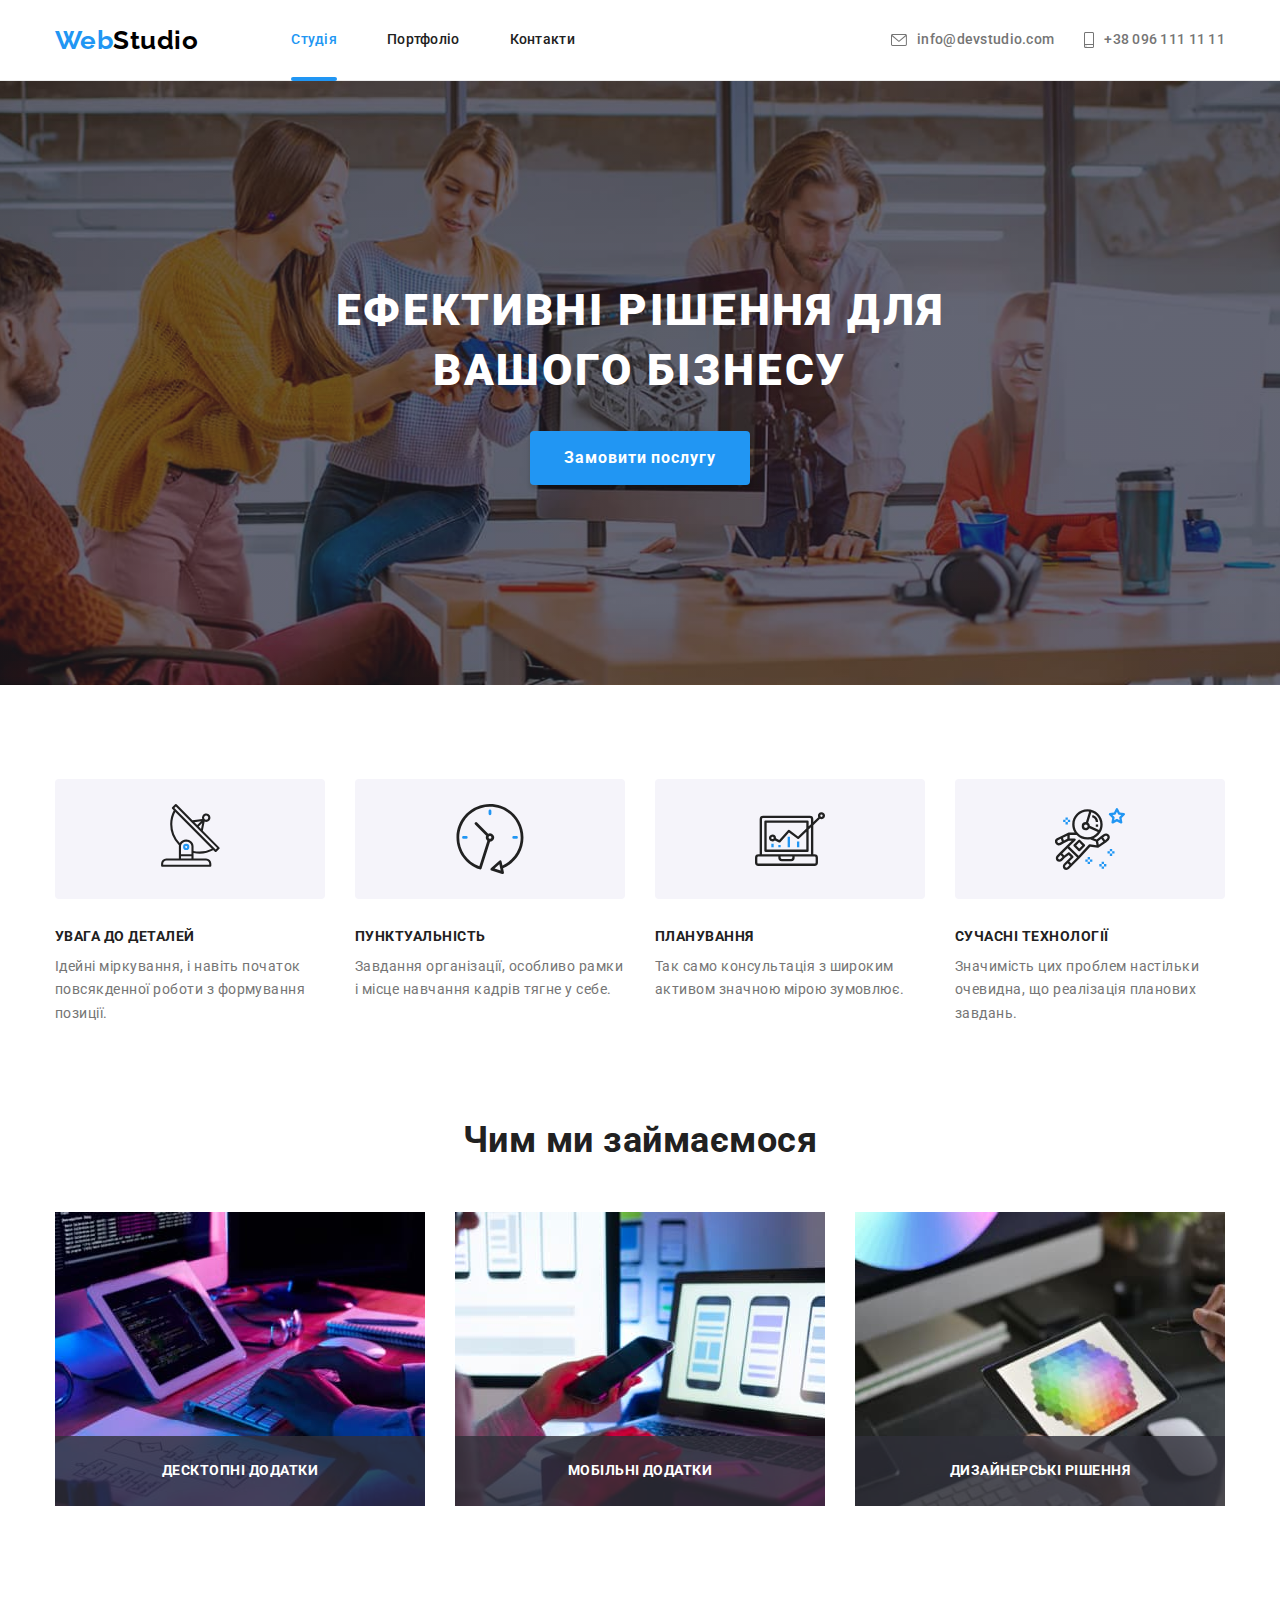
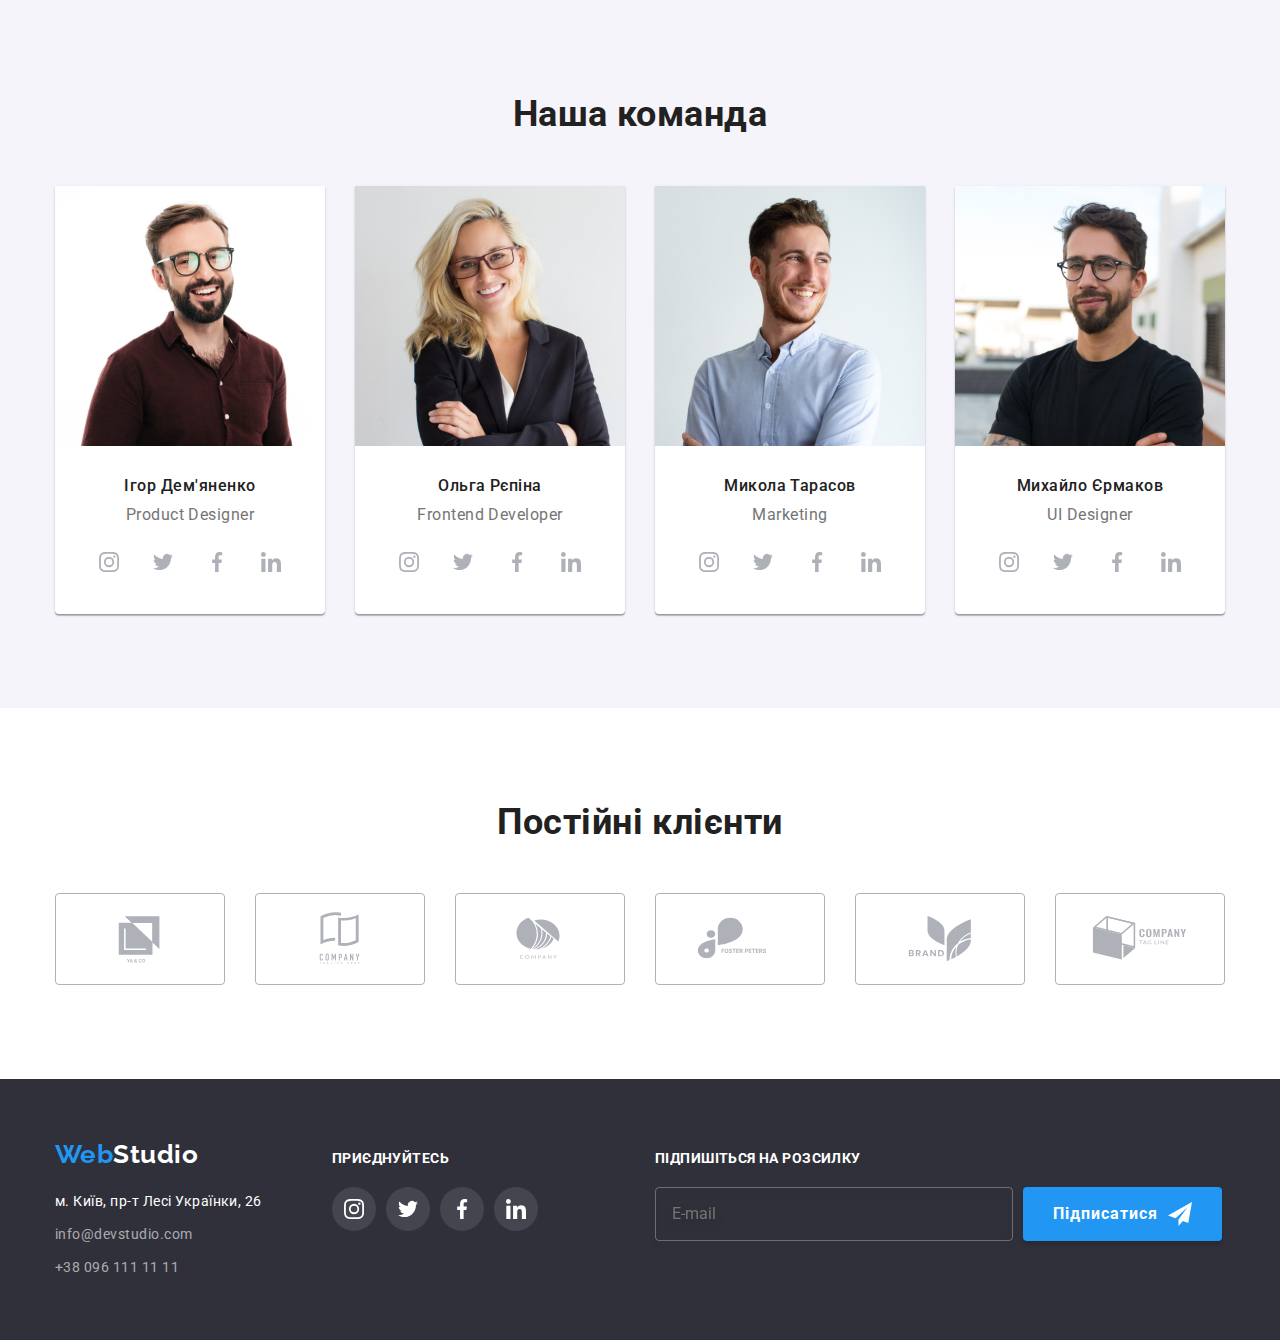
<file: index.html>
<!DOCTYPE html>
<html lang="uk">
  <head>
    <meta charset="UTF-8" />
    <meta http-equiv="X-UA-Compatible" content="IE=edge"/>
    <meta name="viewport" content="width=device-width, initial-scale=1.0"/>
    <title>WebStudio</title>

    <link
      href="https://fonts.googleapis.com/css2?family=Raleway:wght@700&family=Roboto:wght@400;500;700;900&display=swap"
      rel="stylesheet"
    />
    <link rel="stylesheet" href="./css/main.min.css"/>
  </head>

  <body>
    <!-- Header -->
    <header class="header">
      <div class="container header-container">
        <a class="logo" lang="en" href="./index.html"
          >Web<span class="logo__text logo__text--accent">Studio</span></a
        >
        <nav class="nav">
          <ul class="site-nav">
            <li class="site-nav__item">
              <a
                class="site-nav__link site-nav__link--current"
                href="./index.html"
                >Студія</a
              >
            </li>

            <li class="site-nav__item">
              <a class="site-nav__link" href="./portfolio.html">Портфоліо</a>
            </li>

            <li class="site-nav__item">
              <a class="site-nav__link" href="#">Контакти</a>
            </li>
          </ul>
        </nav>
        <ul class="communications">
          <li class="communications__item">
            <a class="communications__link" href="mailto:info@devstudio.com"
              ><svg class="communications__icon" width="16" height="12">
                <use href="./images/sprite.svg#envelope"></use></svg
              >info@devstudio.com</a
            >
          </li>

          <li class="communications__item">
            <a class="communications__link" href="tel:+380961111111"
              ><svg class="communications__icon" width="10" height="16">
                <use href="./images/sprite.svg#smartphone"></use></svg
              >+38 096 111 11 11</a
            >
          </li>
        </ul>
      </div>
    </header>

    <main>
      <!-- Герой -->
      <section class="hero hero--overlay">
        <h1 class="hero__title">Ефективні рішення для вашого бізнесу</h1>
        <button class="hero__button" type="button" data-modal-open>
          Замовити послугу
        </button>
      </section>

      <!-- Наші особливості -->

      <section class="section feature-section">
        <div class="container feature">
          <h2 class="visually-hidden">Наші особливості</h2>
          <ul class="feature-list">
            <li>
              <div class="feature-list__icon">
                <svg width="70" height="70">
                  <use href="./images/sprite.svg#antenna"></use>
                </svg>
              </div>

              <h3 class="feature-list__title">Увага до деталей</h3>
              <p class="feature-list__text">
                Ідейні міркування, і навіть початок повсякденної роботи з
                формування позиції.
              </p>
            </li>

            <li>
              <div class="feature-list__icon">
                <svg width="70" height="70">
                  <use href="./images/sprite.svg#clock"></use>
                </svg>
              </div>

              <h3 class="feature-list__title">Пунктуальність</h3>
              <p class="feature-list__text">
                Завдання організації, особливо рамки і місце навчання кадрів
                тягне у себе.
              </p>
            </li>

            <li>
              <div class="feature-list__icon">
                <svg width="70" height="70">
                  <use href="./images/sprite.svg#diagram"></use>
                </svg>
              </div>

              <h3 class="feature-list__title">Планування</h3>
              <p class="feature-list__text">
                Так само консультація з широким активом значною мірою зумовлює.
              </p>
            </li>

            <li>
              <div class="feature-list__icon">
                <svg width="70" height="70">
                  <use href="./images/sprite.svg#astronaut-svg"></use>
                </svg>
              </div>

              <h3 class="feature-list__title">Сучасні технології</h3>
              <p class="feature-list__text">
                Значимість цих проблем настільки очевидна, що реалізація
                планових завдань.
              </p>
            </li>
          </ul>
        </div>
      </section>

      <!-- Чим ми займаємося -->
      <section class="section work-section">
        <div class="container work">
          <h2 class="title">Чим ми займаємося</h2>
          <ul class="work__list">
            <li class="work__card">
              <img src="./images/box1.jpg" alt="компьютер" width="370" />
              <p class="work__subtitle">Десктопні додатки</p>
            </li>
            <li class="work__card">
              <img src="./images/box2.jpg" alt="ноутбук" width="370" />
              <p class="work__subtitle">Мобільні додатки</p>
            </li>
            <li class="work__card">
              <img src="./images/box3.jpg" alt="планшет" width="370" />
              <p class="work__subtitle">Дизайнерські рішення</p>
            </li>
          </ul>
        </div>
      </section>

      <!-- Наша команда -->
      <section class="section team-section">
        <div class="container team">
          <h2 class="title">Наша команда</h2>
          <ul class="team__list">
            <li class="team__person">
              <img
                class="card-image"
                src="./images/product.jpg"
                alt="Product Designer"
                width="270"
              />
              <div class="info-box">
                <h3 class="info-box__title">Ігор Дем'яненко</h3>
                <p class="info-box__desc" lang="en">Product Designer</p>
                <div class="social-box">
                  <ul class="social-box__list">
                    <li>
                      <a class="social-box__link" href="#">
                        <svg width="20" height="20" class="social-icon">
                          <use href="./images/sprite.svg#instagram"></use>
                        </svg>
                      </a>
                    </li>
                    <li>
                      <a class="social-box__link" href="#">
                        <svg width="20" height="20" class="social-icon">
                          <use href="./images/sprite.svg#twitter"></use>
                        </svg>
                      </a>
                    </li>
                    <li>
                      <a class="social-box__link" href="#">
                        <svg width="20" height="20" class="social-icon">
                          <use href="./images/sprite.svg#facebook"></use>
                        </svg>
                      </a>
                    </li>
                    <li>
                      <a class="social-box__link" href="#">
                        <svg width="20" height="20" class="social-icon">
                          <use href="./images/sprite.svg#linkedin"></use>
                        </svg>
                      </a>
                    </li>
                  </ul>
                </div>
              </div>
            </li>

            <li class="team__person">
              <img
                class="card-image"
                src="./images/frontend.jpg"
                alt="Frontend Developer"
                width="270"
              />
              <div class="info-box">
                <h3 class="info-box__title">Ольга Рєпіна</h3>
                <p class="info-box__desc" lang="en">Frontend Developer</p>
                <div class="social-box">
                  <ul class="social-box__list">
                    <li>
                      <a class="social-box__link" href="#">
                        <svg width="20" height="20" class="social-icon">
                          <use href="./images/sprite.svg#instagram"></use>
                        </svg>
                      </a>
                    </li>
                    <li>
                      <a class="social-box__link" href="#">
                        <svg width="20" height="20" class="social-icon">
                          <use href="./images/sprite.svg#twitter"></use>
                        </svg>
                      </a>
                    </li>
                    <li>
                      <a class="social-box__link" href="#">
                        <svg width="20" height="20" class="social-icon">
                          <use href="./images/sprite.svg#facebook"></use>
                        </svg>
                      </a>
                    </li>
                    <li>
                      <a class="social-box__link" href="#">
                        <svg width="20" height="20" class="social-icon">
                          <use href="./images/sprite.svg#linkedin"></use>
                        </svg>
                      </a>
                    </li>
                  </ul>
                </div>
              </div>
            </li>

            <li class="team__person">
              <img
                class="card-image"
                src="./images/marketing.jpg"
                alt="Marketing"
                width="270"
              />
              <div class="info-box">
                <h3 class="info-box__title">Микола Тарасов</h3>
                <p class="info-box__desc" lang="en">Marketing</p>
                <div class="social-box">
                  <ul class="social-box__list">
                    <li>
                      <a class="social-box__link" href="#">
                        <svg width="20" height="20" class="social-icon">
                          <use href="./images/sprite.svg#instagram"></use>
                        </svg>
                      </a>
                    </li>
                    <li>
                      <a class="social-box__link" href="#">
                        <svg width="20" height="20" class="social-icon">
                          <use href="./images/sprite.svg#twitter"></use>
                        </svg>
                      </a>
                    </li>
                    <li>
                      <a class="social-box__link" href="#">
                        <svg width="20" height="20" class="social-icon">
                          <use href="./images/sprite.svg#facebook"></use>
                        </svg>
                      </a>
                    </li>
                    <li>
                      <a class="social-box__link" href="#">
                        <svg width="20" height="20" class="social-icon">
                          <use href="./images/sprite.svg#linkedin"></use>
                        </svg>
                      </a>
                    </li>
                  </ul>
                </div>
              </div>
            </li>

            <li class="team__person">
              <img
                class="card-image"
                src="./images/ui.jpg"
                alt="UI Designer"
                width="270"
              />
              <div class="info-box">
                <h3 class="info-box__title">Михайло Єрмаков</h3>
                <p class="info-box__desc" lang="en">UI Designer</p>
                <div class="social-box">
                  <ul class="social-box__list">
                    <li>
                      <a class="social-box__link" href="#">
                        <svg width="20" height="20" class="social-icon">
                          <use href="./images/sprite.svg#instagram"></use>
                        </svg>
                      </a>
                    </li>
                    <li>
                      <a class="social-box__link" href="#">
                        <svg width="20" height="20" class="social-icon">
                          <use href="./images/sprite.svg#twitter"></use>
                        </svg>
                      </a>
                    </li>
                    <li>
                      <a class="social-box__link" href="#">
                        <svg width="20" height="20" class="social-icon">
                          <use href="./images/sprite.svg#facebook"></use>
                        </svg>
                      </a>
                    </li>
                    <li>
                      <a class="social-box__link" href="#">
                        <svg width="20" height="20" class="social-icon">
                          <use href="./images/sprite.svg#linkedin"></use>
                        </svg>
                      </a>
                    </li>
                  </ul>
                </div>
              </div>
            </li>
          </ul>
        </div>
      </section>

      <!-- Постійні клієнти -->

      <section class="section client">
        <div class="container">
          <h2 class="title">Постійні клієнти</h2>
          <ul class="client__list">
            <li>
              <a href="#" class="client__link">
                <svg class="client__icon" width="106" height="60">
                  <use href="./images/sprite.svg#Logoyaco"></use>
                </svg>
              </a>
            </li>
            <li>
              <a href="#" class="client__link">
                <svg class="client__icon" width="106" height="60">
                  <use href="./images/sprite.svg#Logohere"></use>
                </svg>
              </a>
            </li>
            <li>
              <a href="#" class="client__link"
                ><svg class="client__icon" width="106" height="60">
                  <use href="./images/sprite.svg#Logocompany"></use></svg
              ></a>
            </li>
            <li>
              <a href="#" class="client__link"
                ><svg class="client__icon" width="106" height="60">
                  <use href="./images/sprite.svg#Logofoster"></use></svg
              ></a>
            </li>
            <li>
              <a href="#" class="client__link"
                ><svg class="client__icon" width="106" height="60">
                  <use href="./images/sprite.svg#Logobrand"></use></svg
              ></a>
            </li>
            <li>
              <a href="#" class="client__link"
                ><svg class="client__icon" width="106" height="60">
                  <use href="./images/sprite.svg#Logotagline"></use></svg
              ></a>
            </li>
          </ul>
        </div>
      </section>
    </main>

    <!-- Footer -->
    <footer class="footer">
      <div class="container footer-container">
        <div>
          <a class="logo" href="./index.html"
            >Web<span class="logo__text logo__text--inverse">Studio</span></a
          >
          <address class="address">
            <ul class="address__list">
              <li class="address__item">
                <a
                  class="address__link"
                  target="_blank"
                  rel="nooperer noreferrer"
                  href="https://goo.gl/maps/vEVmrGVyhdTzg6GEA"
                  >м. Київ, пр-т Лесі Українки, 26</a
                >
              </li>

              <li class="address__item">
                <a
                  class="address__link address__link--color"
                  href="mailto:info@devstudio.com"
                  >info@devstudio.com</a
                >
              </li>

              <li class="address__item">
                <a
                  class="address__link address__link--color"
                  href="tel:+380961111111"
                  >+38 096 111 11 11</a
                >
              </li>
            </ul>
          </address>
        </div>

        <div class="social-footer">
          <p class="subtitle">приєднуйтесь</p>
          <ul class="social-container">
            <li>
              <a class="social-container__link" href="#">
                <svg width="20" height="20">
                  <use href="./images/sprite.svg#instagram"></use>
                </svg>
              </a>
            </li>
            <li>
              <a class="social-container__link" href="#">
                <svg width="20" height="20">
                  <use href="./images/sprite.svg#twitter"></use>
                </svg>
              </a>
            </li>
            <li>
              <a class="social-container__link" href="#">
                <svg width="20" height="20">
                  <use href="./images/sprite.svg#facebook"></use>
                </svg>
              </a>
            </li>
            <li>
              <a class="social-container__link" href="#">
                <svg width="20" height="20">
                  <use href="./images/sprite.svg#linkedin"></use>
                </svg>
              </a>
            </li>
          </ul>
        </div>

        <div class="form-container">
          <p class="subtitle">Підпишіться на розсилку</p>
          <form class="form">
            <label for="footer-mail"></label>
            <input
              class="form__email"
              type="email"
              name="email"
              id="footer-mail"
              placeholder="E-mail"
            />
            <button class="form__btn" type="submit">
              <span class="form__slogan"> Підписатися</span>

              <svg class="form__icon" width="24" height="24">
                <use href="./images/sprite.svg#send"></use>
              </svg>
            </button>
          </form>
        </div>
      </div>
    </footer>

    <!-- modal -->

    <div class="backdrop is-hidden" data-modal>
      <div class="modal">
        <button class="button-close" type="button" data-modal-close>
          <svg class="button-close__icon" width="11" height="11">
            <use href="./images/sprite.svg#close-vector"></use>
          </svg>
        </button>

        <p class="modal-title">Залиште свої дані, ми вам передзвонимо</p>
        <form>
          <ul class="modal-form">
            <li class="modal-form__item">
              <label class="modal-form__label" for="name">Ім'я</label>
              <input
                class="modal-form__input"
                type="text"
                name="name"
                id="name"
              />
              <svg class="modal-form__icon" width="18" height="18">
                <use href="./images/sprite.svg#person-black"></use>
              </svg>
            </li>
            <li class="modal-form__item">
              <label class="modal-form__label" for="tel">Телефон</label>
              <input class="modal-form__input" type="tel" name="tel" id="tel" />
              <svg class="modal-form__icon" width="18" height="18">
                <use href="./images/sprite.svg#phone-black"></use>
              </svg>
            </li>
            <li class="modal-form__item">
              <label class="modal-form__label" for="mail">Пошта</label>
              <input
                class="modal-form__input"
                type="email"
                name="mail"
                id="mail"
              />
              <svg class="modal-form__icon" width="18" height="18">
                <use href="./images/sprite.svg#email-black"></use>
              </svg>
            </li>
            <li class="modal-form__item">
              <label class="modal-form__label" for="comment">Коментар</label>
              <textarea
                class="modal-form__textarea"
                name="comment"
                id="comment"
                cols="30"
                rows="5"
                placeholder="Введіть текст"
              ></textarea>
            </li>
            <li class="modal-form__item">
              <label class="checkbox">
                <input
                  class="checkbox__user visually-hidden"
                  type="checkbox"
                  name="checkbox"
                  value="checkbox"
                />
                <span class="checkbox__icon"></span>
                <svg class="checkbox__icon--check" width="16" height="15">
                  <use href="./images/sprite.svg#check"></use>
                </svg>

                <span class="checkbox__text">
                  Погоджуюся з розсилкою та приймаю</span
                >

                <span>
                  <a class="checkbox__text--link" href="#"
                    >Умови договору</a
                  ></span
                >
              </label>
            </li>
          </ul>

          <button class="form__buttor" type="submit">Відправити</button>
        </form>
      </div>
    </div>
    <script src="./js/modal.js"></script>
  </body>
</html>
</file>
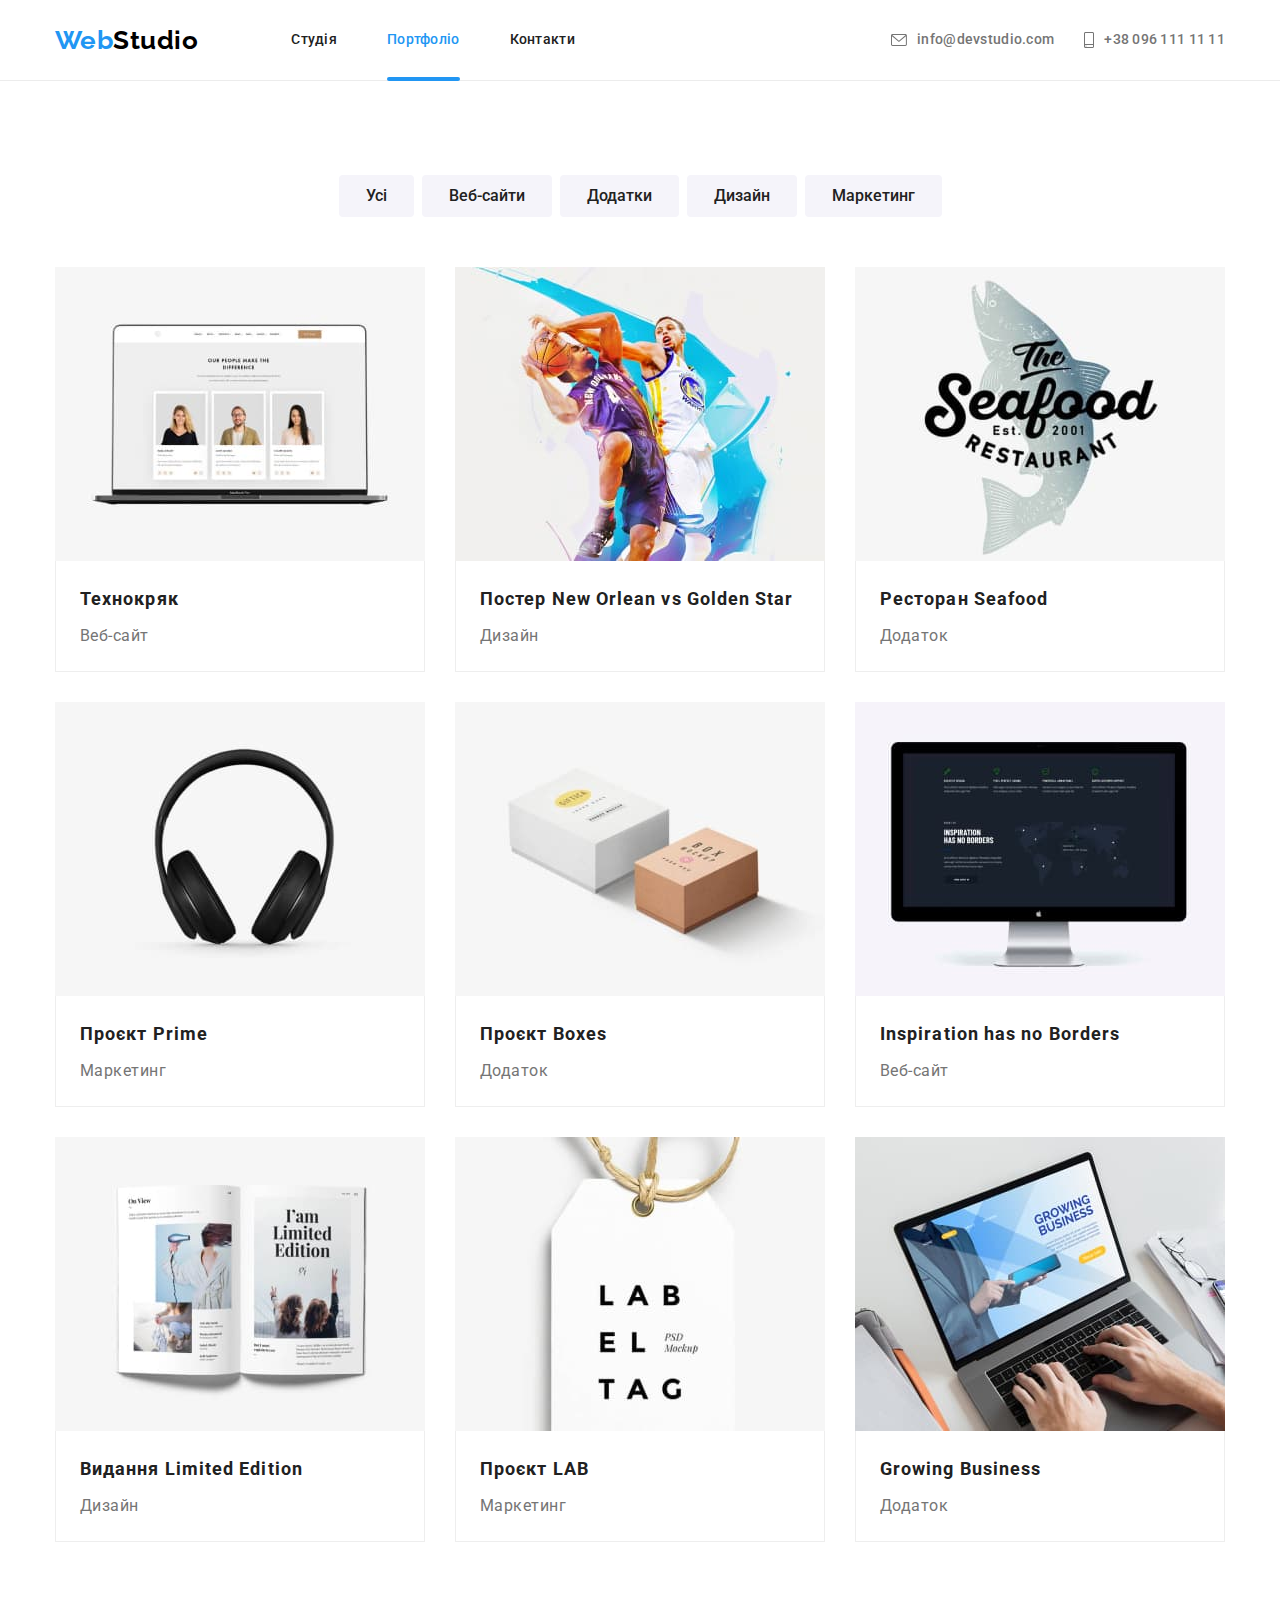
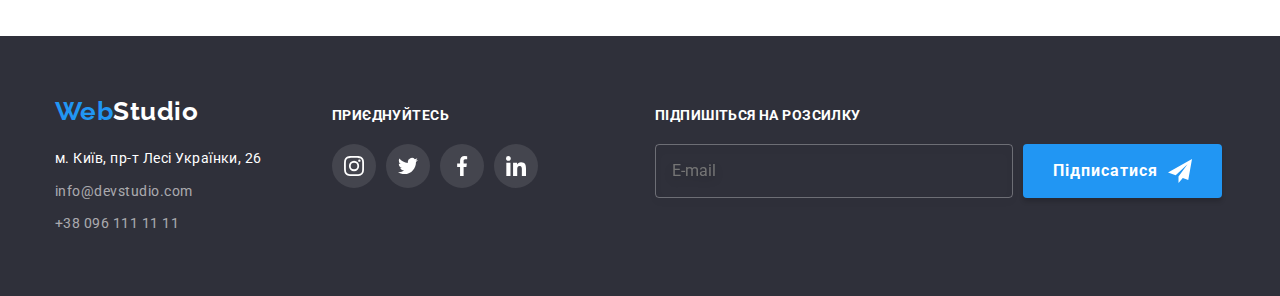
<file: portfolio.html>
<!DOCTYPE html>
<html lang="uk">
  <head>
    <meta charset="UTF-8" />
    <meta http-equiv="X-UA-Compatible" content="IE=edge" />
    <meta name="viewport" content="width=device-width, initial-scale=1.0" />
    <title>WebStudio</title>

    <link
      href="https://fonts.googleapis.com/css2?family=Raleway:wght@700&family=Roboto:wght@400;500;700;900&display=swap"
      rel="stylesheet"
    />

    <link rel="stylesheet" href="./css/main.min.css"/>
  </head>

  <body>
    <!-- Header -->
    <header class="header">
      <div class="container header-container">
        <a class="logo" lang="en" href="./index.html"
          >Web<span class="logo__text logo__text--accent">Studio</span></a
        >
        <nav class="nav">
          <ul class="site-nav">
            <li class="site-nav__item">
              <a class="site-nav__link" href="./index.html ">Студія</a>
            </li>

            <li class="site-nav__item">
              <a
                class="site-nav__link site-nav__link--current"
                href="./portfolio.html"
                >Портфоліо</a
              >
            </li>

            <li class="site-nav__item">
              <a class="site-nav__link" href="#">Контакти</a>
            </li>
          </ul>
        </nav>
        <ul class="communications">
          <li class="communications__item">
            <a class="communications__link" href="mailto:info@devstudio.com"
              ><svg class="communications__icon" width="16" height="12">
                <use href="./images/sprite.svg#envelope"></use></svg
              >info@devstudio.com</a
            >
          </li>

          <li class="communications__item">
            <a class="communications__link" href="tel:+380961111111"
              ><svg class="communications__icon" width="10" height="16">
                <use href="./images/sprite.svg#smartphone"></use></svg
              >+38 096 111 11 11</a
            >
          </li>
        </ul>
      </div>
    </header>

    <main>
      <!-- portflio -->

      <section class="section portfolio">
        <div class="container">
          <h1 class="visually-hidden">Портфоліо</h1>
          <ul class="portfolio__list">
            <li>
              <button class="portfolio__button" type="button">Усі</button>
            </li>
            <li>
              <button class="portfolio__button" type="button">Веб-сайти</button>
            </li>
            <li>
              <button class="portfolio__button" type="button">Додатки</button>
            </li>
            <li>
              <button class="portfolio__button" type="button">Дизайн</button>
            </li>
            <li>
              <button class="portfolio__button" type="button">Маркетинг</button>
            </li>
          </ul>

          <ul class="portfolio-card">
            <li class="portfolio-card__item">
              <a class="portfolio-card__link" href="#">
                <div class="overlay-card">
                  <img src="./images/techno.jpg" alt="Технокряк" width="370" />
                  <p class="overlay-card__text">
                    Ресурс пропонує комплексні пропозиції з різним рівнем
                    функціоналу та сервісів. Все це дозволить відвідувачу
                    отримати вичерпні відомості про компанію чи приватну особу.
                  </p>
                </div>
                <div class="box-card">
                  <h2 class="portfolio-card__title">Технокряк</h2>
                  <p class="portfolio-card__text">Веб-сайт</p>
                </div>
              </a>
            </li>

            <li class="portfolio-card__item">
              <a class="portfolio-card__link" href="#">
                <div class="overlay-card">
                  <img
                    src="./images/poster.jpg"
                    alt="Постер New Orlean vs Golden Star"
                    width="370"
                  />
                  <p class="overlay-card__text">
                    Ресурс пропонує комплексні пропозиції з різним рівнем
                    функціоналу та сервісів. Все це дозволить відвідувачу
                    отримати вичерпні відомості про компанію чи приватну особу.
                  </p>
                </div>
                <div class="box-card">
                  <h2 class="portfolio-card__title">
                    Постер <span lang="en">New Orlean vs Golden Star</span>
                  </h2>
                  <p class="portfolio-card__text">Дизайн</p>
                </div>
              </a>
            </li>

            <li class="portfolio-card__item">
              <a class="portfolio-card__link" href="#">
                <div class="overlay-card">
                  <img
                    src="./images/restourant.jpg"
                    alt="Ресторан Seafood"
                    width="370"
                  />
                  <p class="overlay-card__text">
                    Ресурс пропонує комплексні пропозиції з різним рівнем
                    функціоналу та сервісів. Все це дозволить відвідувачу
                    отримати вичерпні відомості про компанію чи приватну особу.
                  </p>
                </div>
                <div class="box-card">
                  <h2 class="portfolio-card__title">
                    Ресторан <span lang="en">Seafood</span>
                  </h2>
                  <p class="portfolio-card__text">Додаток</p>
                </div>
              </a>
            </li>

            <li class="portfolio-card__item">
              <a class="portfolio-card__link" href="#">
                <div class="overlay-card">
                  <img
                    src="./images/prime.jpg"
                    alt="Проєкт Prime"
                    width="370"
                  />
                  <p class="overlay-card__text">
                    Ресурс пропонує комплексні пропозиції з різним рівнем
                    функціоналу та сервісів. Все це дозволить відвідувачу
                    отримати вичерпні відомості про компанію чи приватну особу.
                  </p>
                </div>
                <div class="box-card">
                  <h2 class="portfolio-card__title">
                    Проєкт <span lang="en">Prime</span>
                  </h2>
                  <p class="portfolio-card__text">Маркетинг</p>
                </div>
              </a>
            </li>

            <li class="portfolio-card__item">
              <a class="portfolio-card__link" href="#">
                <div class="overlay-card">
                  <img src="./images/boxes.jpg" alt="Проєкт Boxe" width="370" />
                  <p class="overlay-card__text">
                    Ресурс пропонує комплексні пропозиції з різним рівнем
                    функціоналу та сервісів. Все це дозволить відвідувачу
                    отримати вичерпні відомості про компанію чи приватну особу.
                  </p>
                </div>
                <div class="box-card">
                  <h2 class="portfolio-card__title">
                    Проєкт <span lang="en">Boxes</span>
                  </h2>
                  <p class="portfolio-card__text">Додаток</p>
                </div>
              </a>
            </li>

            <li class="portfolio-card__item">
              <a class="portfolio-card__link" href="#">
                <div class="overlay-card">
                  <img
                    src="./images/inspiration.jpg"
                    alt="Inspiration has no Borders"
                    width="370"
                  />
                  <p class="overlay-card__text">
                    Ресурс пропонує комплексні пропозиції з різним рівнем
                    функціоналу та сервісів. Все це дозволить відвідувачу
                    отримати вичерпні відомості про компанію чи приватну особу.
                  </p>
                </div>
                <div class="box-card">
                  <h2 class="portfolio-card__title">
                    <span lang="en">Inspiration has no Borders</span>
                  </h2>
                  <p class="portfolio-card__text">Веб-сайт</p>
                </div>
              </a>
            </li>

            <li class="portfolio-card__item">
              <a class="portfolio-card__link" href="#">
                <div class="overlay-card">
                  <img
                    src="./images/magazin.jpg"
                    alt="Видання Limited Edition"
                    width="370"
                  />
                  <p class="overlay-card__text">
                    Ресурс пропонує комплексні пропозиції з різним рівнем
                    функціоналу та сервісів. Все це дозволить відвідувачу
                    отримати вичерпні відомості про компанію чи приватну особу.
                  </p>
                </div>
                <div class="box-card">
                  <h2 class="portfolio-card__title">
                    Видання <span lang="en">Limited Edition</span>
                  </h2>
                  <p class="portfolio-card__text">Дизайн</p>
                </div>
              </a>
            </li>

            <li class="portfolio-card__item">
              <a class="portfolio-card__link" href="#">
                <div class="overlay-card">
                  <img src="./images/lab.jpg" alt="Проєкт LAB" width="370" />
                  <p class="overlay-card__text">
                    Ресурс пропонує комплексні пропозиції з різним рівнем
                    функціоналу та сервісів. Все це дозволить відвідувачу
                    отримати вичерпні відомості про компанію чи приватну особу.
                  </p>
                </div>
                <div class="box-card">
                  <h2 class="portfolio-card__title">
                    Проєкт <span lang="en">LAB</span>
                  </h2>
                  <p class="portfolio-card__text">Маркетинг</p>
                </div>
              </a>
            </li>

            <li class="portfolio-card__item">
              <a class="portfolio-card__link" href="#">
                <div class="overlay-card">
                  <img
                    src="./images/busines.jpg"
                    alt="Growing Business"
                    width="370"
                  />
                  <p class="overlay-card__text">
                    Ресурс пропонує комплексні пропозиції з різним рівнем
                    функціоналу та сервісів. Все це дозволить відвідувачу
                    отримати вичерпні відомості про компанію чи приватну особу.
                  </p>
                </div>
                <div class="box-card">
                  <h2 class="portfolio-card__title">
                    Growing <span lang="en">Business</span>
                  </h2>
                  <p class="portfolio-card__text">Додаток</p>
                </div>
              </a>
            </li>
          </ul>
        </div>
      </section>
    </main>

    <!-- Footer -->
    <footer class="footer">
      <div class="container footer-container">
        <div>
          <a class="logo" href="./index.html"
            >Web<span class="logo__text logo__text--inverse">Studio</span></a
          >
          <address class="address">
            <ul class="address__list">
              <li class="address__item">
                <a
                  class="address__link"
                  target="_blank"
                  rel="nooperer noreferrer"
                  href="https://goo.gl/maps/vEVmrGVyhdTzg6GEA"
                  >м. Київ, пр-т Лесі Українки, 26</a
                >
              </li>

              <li class="address__item">
                <a
                  class="address__link address__link--color"
                  href="mailto:info@devstudio.com"
                  >info@devstudio.com</a
                >
              </li>

              <li class="address__item">
                <a
                  class="address__link address__link--color"
                  href="tel:+380961111111"
                  >+38 096 111 11 11</a
                >
              </li>
            </ul>
          </address>
        </div>

        <div class="social-footer">
          <p class="subtitle">приєднуйтесь</p>
          <ul class="social-container">
            <li>
              <a class="social-container__link" href="#">
                <svg width="20" height="20">
                  <use href="./images/sprite.svg#instagram"></use>
                </svg>
              </a>
            </li>
            <li>
              <a class="social-container__link" href="#">
                <svg width="20" height="20">
                  <use href="./images/sprite.svg#twitter"></use>
                </svg>
              </a>
            </li>
            <li>
              <a class="social-container__link" href="#">
                <svg width="20" height="20">
                  <use href="./images/sprite.svg#facebook"></use>
                </svg>
              </a>
            </li>
            <li>
              <a class="social-container__link" href="#">
                <svg width="20" height="20">
                  <use href="./images/sprite.svg#linkedin"></use>
                </svg>
              </a>
            </li>
          </ul>
        </div>

        <div class="form-container">
          <p class="subtitle">Підпишіться на розсилку</p>
          <form class="form">
            <label for="footer-mail"></label>
            <input
              class="form__email"
              type="email"
              name="email"
              id="footer-mail"
              placeholder="E-mail"
            />
            <button class="form__btn" type="submit">
              <span class="form__slogan"> Підписатися</span>

              <svg class="form__icon" width="24" height="24">
                <use href="./images/sprite.svg#send"></use>
              </svg>
            </button>
          </form>
        </div>
      </div>
    </footer>

    <script src="./js/modal.js"></script>
  </body>
</html>
</file>
<file: css/main.min.css>
/*! modern-normalize v1.1.0 | MIT License | https://github.com/sindresorhus/modern-normalize */*,::before,::after{-webkit-box-sizing:border-box;box-sizing:border-box}html{line-height:1.15;-webkit-text-size-adjust:100%;-moz-tab-size:4;-o-tab-size:4;tab-size:4}body{margin:0;font-family:system-ui,-apple-system,"Segoe UI",Roboto,Helvetica,Arial,sans-serif,"Apple Color Emoji","Segoe UI Emoji"}hr{height:0;color:inherit}abbr[title]{-webkit-text-decoration:underline dotted;text-decoration:underline dotted}b,strong{font-weight:bolder}code,kbd,samp,pre{font-family:ui-monospace,SFMono-Regular,Consolas,"Liberation Mono",Menlo,monospace;font-size:1em}small{font-size:80%}sub,sup{font-size:75%;line-height:0;position:relative;vertical-align:baseline}sub{bottom:-0.25em}sup{top:-0.5em}table{text-indent:0;border-color:inherit}button,input,optgroup,select,textarea{font-family:inherit;font-size:100%;line-height:1.15;margin:0}button,select{text-transform:none}button,[type=button],[type=reset],[type=submit]{--webkit-appearance: button}::-moz-focus-inner{border-style:none;padding:0}:-moz-focusring{outline:1px dotted ButtonText}:-moz-ui-invalid{box-shadow:none}legend{padding:0}progress{vertical-align:baseline}::-webkit-inner-spin-button,::-webkit-outer-spin-button{height:auto}[type=search]{--webkit-appearance: textfield;outline-offset:-2px}::-webkit-search-decoration{--webkit-appearance: none}::-webkit-file-upload-button{--webkit-appearance: button;font:inherit}summary{display:list-item}body{color:#212121;background-color:#fff;font-family:"Roboto",sans-serif;letter-spacing:.03em}h1,h2,h3,h4,h5,h6,p,ul{margin:0}ul{margin:0;padding:0;list-style:none}img{display:block;max-width:100%}.container{width:1200px;margin-left:auto;margin-right:auto;padding-left:15px;padding-right:15px}.section{padding-top:94px;padding-bottom:94px}.title{font-weight:700;font-size:36px;line-height:1.16;text-align:center}.visually-hidden{position:absolute;width:1px;height:1px;margin:-1px;border:0;padding:0;white-space:nowrap;-webkit-clip-path:inset(100%);clip-path:inset(100%);clip:rect(0 0 0 0);overflow:hidden}.header{border-bottom:1px solid #ececec}.header-container{display:-webkit-box;display:-ms-flexbox;display:flex;-webkit-box-align:center;-ms-flex-align:center;align-items:center}.logo{color:#2196f3;text-decoration:none;font-family:"Raleway",sans-serif;font-weight:700;font-size:26px;line-height:1.19;display:inline-block}.logo__text--accent{color:#000}.nav{margin-left:93px}.site-nav{display:-webkit-box;display:-ms-flexbox;display:flex}.site-nav__link{display:-webkit-box;display:-ms-flexbox;display:flex;-webkit-box-align:center;-ms-flex-align:center;align-items:center;padding-top:32px;padding-bottom:32px;text-decoration:none;font-weight:500;font-size:14px;line-height:1.14;letter-spacing:.02em;color:#212121;-webkit-transition:color 250ms cubic-bezier(0.4, 0, 0.2, 1);transition:color 250ms cubic-bezier(0.4, 0, 0.2, 1)}.site-nav__link:hover,.site-nav__link:focus{color:#2196f3}.site-nav__item{position:relative}.site-nav__item:not(:first-child){margin-left:50px}.site-nav__link--current::after{content:"";position:absolute;bottom:-1px;left:0;width:100%;height:4px;background:#2196f3;border-radius:2px}.site-nav__link--current{color:#2196f3}.communications{display:-webkit-box;display:-ms-flexbox;display:flex;gap:30px;margin-left:auto;-webkit-box-align:center;-ms-flex-align:center;align-items:center}.communications__link{display:-webkit-box;display:-ms-flexbox;display:flex;-webkit-box-align:center;-ms-flex-align:center;align-items:center;padding-top:32px;padding-bottom:32px;text-decoration:none;font-weight:500;font-size:14px;line-height:1.14;letter-spacing:.02em;color:#757575;-webkit-transition:color 250ms cubic-bezier(0.4, 0, 0.2, 1);transition:color 250ms cubic-bezier(0.4, 0, 0.2, 1)}.communications__link:hover,.communications__link:focus{color:#2196f3}.communications__icon{fill:currentColor;margin-right:10px}.hero{background-color:#c4c4c4;text-align:center;padding-top:200px;padding-bottom:200px}.hero__title{color:#fff;font-weight:900;font-size:44px;line-height:1.36;text-align:center;letter-spacing:.06em;text-transform:uppercase;max-width:693px;margin:0 auto}.hero--overlay{max-width:1600px;margin-left:auto;margin-right:auto;background-image:-webkit-gradient(linear, left top, right top, from(rgba(47, 48, 58, 0.4)), to(rgba(47, 48, 58, 0.4))),url(../images/overlay.jpg);background-image:linear-gradient(to right, rgba(47, 48, 58, 0.4), rgba(47, 48, 58, 0.4)),url(../images/overlay.jpg);background-repeat:no-repeat;background-position:center;background-size:cover}.hero__button{padding:10px 32px;margin-top:30px;cursor:pointer;font-weight:700;font-size:16px;line-height:1.88;letter-spacing:.06em;font-family:inherit;border-radius:4px;border-color:rgba(0,0,0,0);color:#fff;background-color:#2196f3;-webkit-box-shadow:0px 4px 4px rgba(0,0,0,.15);box-shadow:0px 4px 4px rgba(0,0,0,.15);-webkit-transition:background-color 250ms cubic-bezier(0.4, 0, 0.2, 1);transition:background-color 250ms cubic-bezier(0.4, 0, 0.2, 1)}.hero__button:hover,.hero__button:focus{background-color:#188ce8}.feature-section{padding-bottom:47px}.feature-list{display:-webkit-box;display:-ms-flexbox;display:flex;gap:30px}.feature-list__icon{display:-webkit-box;display:-ms-flexbox;display:flex;-webkit-box-pack:center;-ms-flex-pack:center;justify-content:center;-webkit-box-align:center;-ms-flex-align:center;align-items:center;width:270px;height:120px;background:#f5f4fa;border-radius:4px;margin-bottom:30px}.feature-list__title{font-weight:700;font-size:14px;line-height:1.14;text-transform:uppercase;-webkit-box-align:center;-ms-flex-align:center;align-items:center}.feature-list__text{display:block;margin-top:10px;font-size:14px;line-height:1.7;color:#757575}.work-section{padding-top:47px}.work__list{display:-webkit-box;display:-ms-flexbox;display:flex;-ms-flex-wrap:wrap;flex-wrap:wrap;margin-top:50px;gap:30px}.work__card{position:relative}.work__subtitle{position:absolute;width:100%;height:70px;bottom:0;right:0;font-weight:700;font-size:14px;line-height:1.14;text-align:center;text-transform:uppercase;color:#fff;background:rgba(47,48,58,.8);padding-top:27px;padding-bottom:27px}.team-section{background-color:#f5f4fa}.team__list{display:-webkit-box;display:-ms-flexbox;display:flex;-ms-flex-wrap:wrap;flex-wrap:wrap;margin-top:50px;gap:30px}.info-box{padding-top:30px;padding-bottom:30px}.info-box__title{font-weight:500}.info-box__desc{color:#757575;margin-top:10px;text-align:center}.info-box__title,.info-box__desc{font-size:16px;line-height:1.19;text-align:center}.team__person{-webkit-box-orient:vertical;-webkit-box-direction:normal;-ms-flex-direction:column;flex-direction:column;background-color:#fff;-webkit-box-shadow:0px 1px 3px rgba(0,0,0,.12),0px 1px 1px rgba(0,0,0,.14),0px 2px 1px rgba(0,0,0,.2);box-shadow:0px 1px 3px rgba(0,0,0,.12),0px 1px 1px rgba(0,0,0,.14),0px 2px 1px rgba(0,0,0,.2);border-radius:0px 0px 4px 4px}.social-box{display:-webkit-box;display:-ms-flexbox;display:flex;-webkit-box-pack:center;-ms-flex-pack:center;justify-content:center;-webkit-box-align:center;-ms-flex-align:center;align-items:center;margin-top:16px}.social-box__list{display:-webkit-box;display:-ms-flexbox;display:flex;gap:10px}.social-box__link{display:-webkit-box;display:-ms-flexbox;display:flex;-webkit-box-pack:center;-ms-flex-pack:center;justify-content:center;-webkit-box-align:center;-ms-flex-align:center;align-items:center;width:44px;height:44px;border-radius:50%;fill:#afb1b8;-webkit-transition:background-color 250ms cubic-bezier(0.4, 0, 0.2, 1),fill 250ms cubic-bezier(0.4, 0, 0.2, 1);transition:background-color 250ms cubic-bezier(0.4, 0, 0.2, 1),fill 250ms cubic-bezier(0.4, 0, 0.2, 1)}.social-box__link:hover,.social-box__link:focus{fill:#fff;background-color:#2196f3}.client__list{display:-webkit-box;display:-ms-flexbox;display:flex;-ms-flex-wrap:wrap;flex-wrap:wrap;margin-top:50px;gap:30px}.client__link{display:-webkit-box;display:-ms-flexbox;display:flex;width:170px;height:92px;-webkit-box-pack:center;-ms-flex-pack:center;justify-content:center;-webkit-box-align:center;-ms-flex-align:center;align-items:center;border:1px solid #afb1b8;border-radius:4px;color:#afb1b8;fill:currentColor;-webkit-transition:border-color 250ms cubic-bezier(0.4, 0, 0.2, 1),fill 250ms cubic-bezier(0.4, 0, 0.2, 1);transition:border-color 250ms cubic-bezier(0.4, 0, 0.2, 1),fill 250ms cubic-bezier(0.4, 0, 0.2, 1)}.client__link:hover,.client__link:focus{border-color:#2196f3;fill:#2196f3}.footer{background-color:#2f303a;padding-top:60px;padding-bottom:60px}.footer-container{display:-webkit-box;display:-ms-flexbox;display:flex;-webkit-box-align:baseline;-ms-flex-align:baseline;align-items:baseline}.logo__text--inverse{color:#fff}.address{margin-top:20px}.address__link{display:block;text-decoration:none;color:#fff;font-style:normal;font-size:14px;line-height:1.7;-webkit-transition:color 250ms cubic-bezier(0.4, 0, 0.2, 1);transition:color 250ms cubic-bezier(0.4, 0, 0.2, 1)}.address__link:hover,.address__link:focus{color:#2196f3}.address__item:not(:first-child){margin-top:9px}.address__link--color{color:rgba(255,255,255,.6)}.social-footer{display:-webkit-box;display:-ms-flexbox;display:flex;-ms-flex-wrap:wrap;flex-wrap:wrap;width:206px;margin-left:70px}.subtitle{font-weight:700;font-size:14px;line-height:1.14;letter-spacing:.03em;text-transform:uppercase;color:#fff;margin-bottom:20px}.social-container{display:-webkit-box;display:-ms-flexbox;display:flex;gap:10px;-webkit-box-pack:center;-ms-flex-pack:center;justify-content:center;-webkit-box-align:center;-ms-flex-align:center;align-items:center;fill:#afb1b8}.social-container__link{display:-webkit-box;display:-ms-flexbox;display:flex;width:44px;height:44px;-webkit-box-pack:center;-ms-flex-pack:center;justify-content:center;-webkit-box-align:center;-ms-flex-align:center;align-items:center;border-radius:50%;background:rgba(255,255,255,.1);fill:#fff;-webkit-transition:background-color 250ms cubic-bezier(0.4, 0, 0.2, 1);transition:background-color 250ms cubic-bezier(0.4, 0, 0.2, 1)}.social-container__link:hover,.social-container__link:focus{background-color:#2196f3}.form-container{display:-webkit-box;display:-ms-flexbox;display:flex;-ms-flex-wrap:wrap;flex-wrap:wrap;width:570px;margin-left:auto}.form{display:-webkit-box;display:-ms-flexbox;display:flex}.form__email{width:358px;margin-right:10px;border:1px solid rgba(255,255,255,.3);-webkit-filter:drop-shadow(0px 4px 4px rgba(0, 0, 0, 0.15));filter:drop-shadow(0px 4px 4px rgba(0, 0, 0, 0.15));border-radius:4px;background-color:rgba(0,0,0,0);color:#fff;padding:15px 16px}.form__slogan{display:block;font-weight:700;font-size:16px;line-height:1.88;text-align:center;letter-spacing:.06em;color:#fff}.form__icon{display:block}.form__btn{display:-webkit-box;display:-ms-flexbox;display:flex;gap:10px;-webkit-box-align:center;-ms-flex-align:center;align-items:center;background:#2196f3;padding:10px 28px;-webkit-box-shadow:0px 4px 4px rgba(0,0,0,.15);box-shadow:0px 4px 4px rgba(0,0,0,.15);border-radius:4px;border-color:rgba(0,0,0,0);cursor:pointer;-webkit-transition:background-color 250ms cubic-bezier(0.4, 0, 0.2, 1),color 250ms cubic-bezier(0.4, 0, 0.2, 1),-webkit-box-shadow 250ms cubic-bezier(0.4, 0, 0.2, 1);transition:background-color 250ms cubic-bezier(0.4, 0, 0.2, 1),color 250ms cubic-bezier(0.4, 0, 0.2, 1),-webkit-box-shadow 250ms cubic-bezier(0.4, 0, 0.2, 1);transition:background-color 250ms cubic-bezier(0.4, 0, 0.2, 1),color 250ms cubic-bezier(0.4, 0, 0.2, 1),box-shadow 250ms cubic-bezier(0.4, 0, 0.2, 1);transition:background-color 250ms cubic-bezier(0.4, 0, 0.2, 1),color 250ms cubic-bezier(0.4, 0, 0.2, 1),box-shadow 250ms cubic-bezier(0.4, 0, 0.2, 1),-webkit-box-shadow 250ms cubic-bezier(0.4, 0, 0.2, 1)}.form__btn:hover,.form__btn:focus{background-color:#188ce8}.portfolio__button{background-color:#f5f4fa;color:#212121;cursor:pointer;font-weight:500;font-size:16px;line-height:1.6;font-family:inherit;border-color:rgba(0,0,0,0);padding:6px 25px;border-radius:4px;-webkit-transition:background-color 250ms cubic-bezier(0.4, 0, 0.2, 1),color 250ms cubic-bezier(0.4, 0, 0.2, 1),-webkit-box-shadow 250ms cubic-bezier(0.4, 0, 0.2, 1);transition:background-color 250ms cubic-bezier(0.4, 0, 0.2, 1),color 250ms cubic-bezier(0.4, 0, 0.2, 1),-webkit-box-shadow 250ms cubic-bezier(0.4, 0, 0.2, 1);transition:background-color 250ms cubic-bezier(0.4, 0, 0.2, 1),color 250ms cubic-bezier(0.4, 0, 0.2, 1),box-shadow 250ms cubic-bezier(0.4, 0, 0.2, 1);transition:background-color 250ms cubic-bezier(0.4, 0, 0.2, 1),color 250ms cubic-bezier(0.4, 0, 0.2, 1),box-shadow 250ms cubic-bezier(0.4, 0, 0.2, 1),-webkit-box-shadow 250ms cubic-bezier(0.4, 0, 0.2, 1)}.portfolio__button:hover,.portfolio__button:focus{background-color:#2196f3;color:#fff;-webkit-box-shadow:0px 3px 1px rgba(0,0,0,.1),0px 1px 2px rgba(0,0,0,.08),0px 2px 2px rgba(0,0,0,.12);box-shadow:0px 3px 1px rgba(0,0,0,.1),0px 1px 2px rgba(0,0,0,.08),0px 2px 2px rgba(0,0,0,.12)}.overlay-card{position:relative;overflow:hidden}.overlay-card__text{position:absolute;width:100%;height:100%;left:0;top:0;background:rgba(33,150,243,.9);font-size:18px;line-height:1.56;color:#fff;padding:63px 24px;-webkit-transform:translateY(100%);transform:translateY(100%);-webkit-transition:-webkit-transform 250ms cubic-bezier(0.4, 0, 0.2, 1);transition:-webkit-transform 250ms cubic-bezier(0.4, 0, 0.2, 1);transition:transform 250ms cubic-bezier(0.4, 0, 0.2, 1);transition:transform 250ms cubic-bezier(0.4, 0, 0.2, 1), -webkit-transform 250ms cubic-bezier(0.4, 0, 0.2, 1)}.portfolio-card__link:hover .overlay-card__text,.portfolio-card__link:focus .overlay-card__text{-webkit-transform:translateY(0);transform:translateY(0)}.portfolio__list{display:-webkit-box;display:-ms-flexbox;display:flex;-webkit-box-pack:center;-ms-flex-pack:center;justify-content:center;gap:8px;margin-bottom:50px}.portfolio-card{display:-webkit-box;display:-ms-flexbox;display:flex;-ms-flex-wrap:wrap;flex-wrap:wrap;gap:30px}.portfolio-card__link{display:block;-webkit-transition:-webkit-box-shadow 250ms cubic-bezier(0.4, 0, 0.2, 1);transition:-webkit-box-shadow 250ms cubic-bezier(0.4, 0, 0.2, 1);transition:box-shadow 250ms cubic-bezier(0.4, 0, 0.2, 1);transition:box-shadow 250ms cubic-bezier(0.4, 0, 0.2, 1), -webkit-box-shadow 250ms cubic-bezier(0.4, 0, 0.2, 1);text-decoration:none}.portfolio-card__link:hover,.portfolio-card__link:focus{-webkit-box-shadow:0px 1px 1px rgba(0,0,0,.12),0px 4px 4px rgba(0,0,0,.06),1px 4px 6px rgba(0,0,0,.16);box-shadow:0px 1px 1px rgba(0,0,0,.12),0px 4px 4px rgba(0,0,0,.06),1px 4px 6px rgba(0,0,0,.16)}.box-card{padding:20px 24px;border-left:1px solid #eee;border-right:1px solid #eee;border-bottom:1px solid #eee}.portfolio-card__title{color:#212121;font-weight:700;font-size:18px;line-height:2;letter-spacing:.06em}.portfolio-card__text{color:#757575;font-size:16px;line-height:1.88;margin-top:4px}.backdrop{position:fixed;top:0;left:0;width:100%;height:100%;background-color:rgba(0,0,0,.2);opacity:1;-webkit-transition:opacity 250ms cubic-bezier(0.4, 0, 0.2, 1);transition:opacity 250ms cubic-bezier(0.4, 0, 0.2, 1)}.backdrop.is-hidden{opacity:0;pointer-events:none}.button-close{position:absolute;top:8px;right:8px;background-color:rgba(0,0,0,0);border:1px solid rgba(0,0,0,.1);width:30px;height:30px;border-radius:50%;cursor:pointer}.button-close:hover .icon-close-modal,.button-close:focus .icon-close-modal{fill:#2196f3}.button-close__icon{fill:#000;-webkit-transition:fill 250ms cubic-bezier(0.4, 0, 0.2, 1);transition:fill 250ms cubic-bezier(0.4, 0, 0.2, 1)}.backdrop.is-hidden .modal{-webkit-transform:translate(-50%, -50%) scale(1.1);transform:translate(-50%, -50%) scale(1.1)}.modal{position:absolute;width:528px;height:581px;left:50%;top:50%;-webkit-transform:translate(-50%, -50%) scale(1);transform:translate(-50%, -50%) scale(1);-webkit-transition:-webkit-transform 250ms cubic-bezier(0.4, 0, 0.2, 1);transition:-webkit-transform 250ms cubic-bezier(0.4, 0, 0.2, 1);transition:transform 250ms cubic-bezier(0.4, 0, 0.2, 1);transition:transform 250ms cubic-bezier(0.4, 0, 0.2, 1), -webkit-transform 250ms cubic-bezier(0.4, 0, 0.2, 1);background:#fff;-webkit-box-shadow:0px 1px 3px rgba(0,0,0,.12),0px 1px 1px rgba(0,0,0,.14),0px 2px 1px rgba(0,0,0,.2);box-shadow:0px 1px 3px rgba(0,0,0,.12),0px 1px 1px rgba(0,0,0,.14),0px 2px 1px rgba(0,0,0,.2);border-radius:4px;padding:40px;text-align:center}.modal-title{font-weight:700;font-size:20px;line-height:1.15;text-align:center;color:#212121;margin-bottom:12px}.modal-form{display:-webkit-box;display:-ms-flexbox;display:flex;-webkit-box-orient:vertical;-webkit-box-direction:normal;-ms-flex-direction:column;flex-direction:column;width:448px;margin-left:auto;margin-right:auto}.modal-form__item{display:-webkit-box;display:-ms-flexbox;display:flex;-webkit-box-orient:vertical;-webkit-box-direction:normal;-ms-flex-direction:column;flex-direction:column;position:relative}.modal-form__item:last-child{margin-top:20px}.modal-form__item+.modal-form__item{margin-top:10px}.modal-form__label{font-size:12px;line-height:1.17;letter-spacing:.01em;color:#757575;text-align:start;margin-bottom:4px}.modal-form__icon{position:absolute;top:30px;left:12px;fill:#212121;-webkit-transition:fill 250ms cubic-bezier(0.4, 0, 0.2, 1);transition:fill 250ms cubic-bezier(0.4, 0, 0.2, 1)}.modal-form__input{padding:12px 42px;width:448px;height:40px;border:1px solid rgba(33,33,33,.2);border-radius:4px;-webkit-transition:border 250ms cubic-bezier(0.4, 0, 0.2, 1);transition:border 250ms cubic-bezier(0.4, 0, 0.2, 1)}.modal-form__input:hover,.modal-form__input:focus{border-color:#2196f3}.modal-form__input:hover+.modal-form__icon,.modal-form__input:focus+.modal-form__icon{color:#2196f3;fill:#2196f3}.modal-form__input:hover,.modal-form__input:focus,.modal-form__textarea:hover,.modal-form__textarea:focus{border-color:#2196f3}textarea{resize:none}.modal-form__textarea{border:1px solid rgba(33,33,33,.2);border-radius:4px;padding:12px 16px;-webkit-transition:border 250ms cubic-bezier(0.4, 0, 0.2, 1);transition:border 250ms cubic-bezier(0.4, 0, 0.2, 1)}.modal-form__textarea:hover,.modal-form__textarea:focus{border-color:#2196f3}.checkbox{display:-webkit-box;display:-ms-flexbox;display:flex;-webkit-box-align:center;-ms-flex-align:center;align-items:center;-webkit-box-pack:center;-ms-flex-pack:center;justify-content:center;font-size:14px;line-height:1.7}.checkbox__icon{display:inline-block;width:16px;height:15px;border:2px solid #212121;border-radius:2px;cursor:pointer;margin-right:7px}.checkbox__user:checked+.checkbox__icon{background-color:#2196f3;border-color:#2196f3;background-size:contain;background-origin:border-box}.checkbox__icon--check{position:absolute;top:4px;left:18px;fill:#fff;cursor:pointer}.checkbox__text{font-size:14px;line-height:1.7;color:#757575}.checkbox__text--link{color:#2196f3;margin-left:5px}.form__buttor{padding:10px 52px;margin-top:30px;font-weight:700;font-size:16px;line-height:1.88;letter-spacing:.06em;color:#fff;background:#2196f3;-webkit-box-shadow:0px 4px 4px rgba(0,0,0,.15);box-shadow:0px 4px 4px rgba(0,0,0,.15);border-radius:4px;border-color:rgba(0,0,0,0);cursor:pointer;-webkit-transition:background-color 250ms cubic-bezier(0.4, 0, 0.2, 1);transition:background-color 250ms cubic-bezier(0.4, 0, 0.2, 1)}.form__buttor:hover,.form__buttor:focus{background-color:#188ce8}/*# sourceMappingURL=main.min.css.map */
</file>
